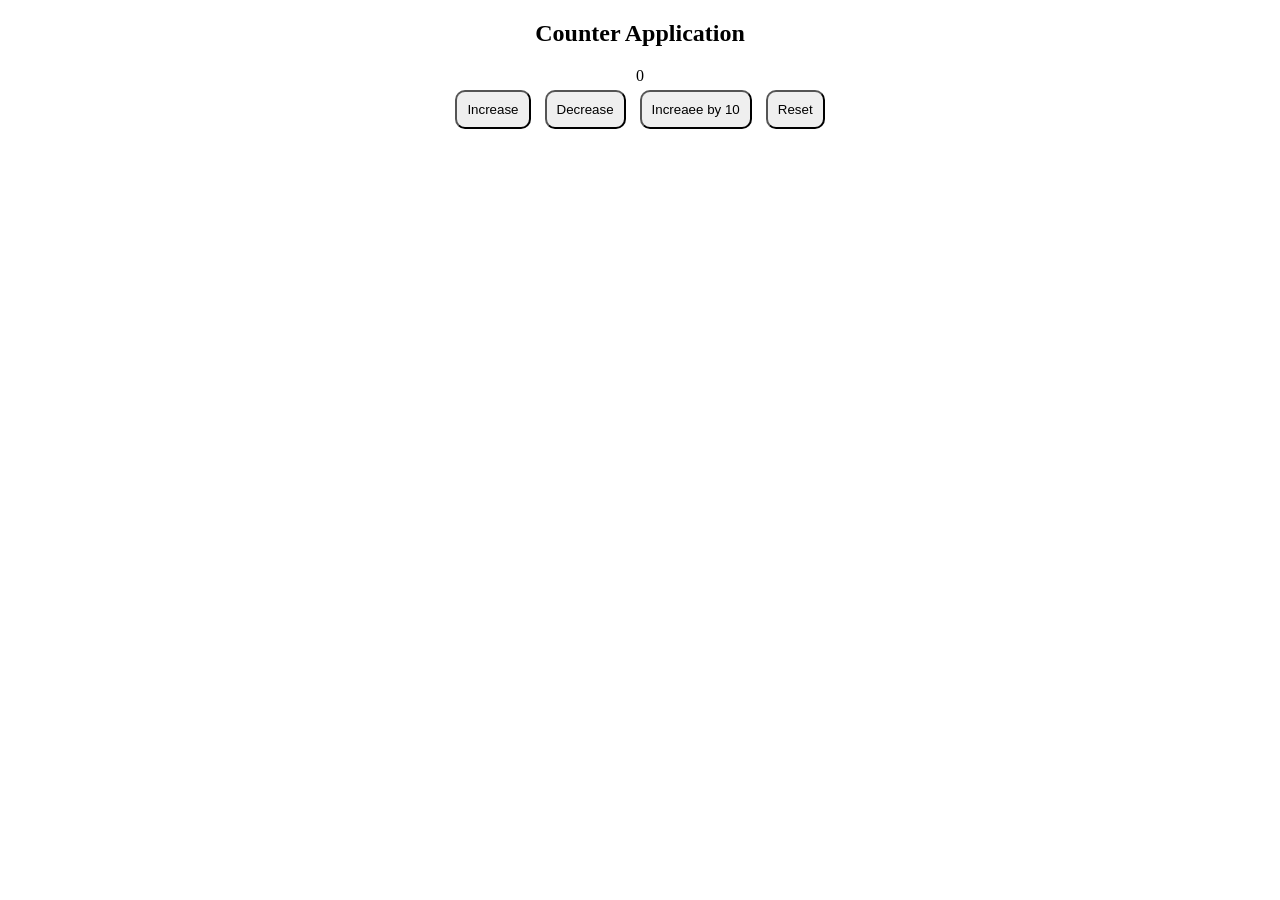
<file: Day 2/dynamic_color_change/index.html>
<!doctype html>
<html lang="en">
  <head>
    <meta charset="UTF-8" />
    <meta name="viewport" content="width=device-width, initial-scale=1.0" />
    <title>Counter</title>
    <style>
      body {
        text-align: center;
      }
      button {
        padding: 10px;
        border-radius: 10px;
        margin: 5px;
      }
    </style>
  </head>
  <body>
    <h2>Counter Application</h2>
    <div id="counter">0</div>
    <button id="s1">Increase</button>
    <button id="s2">Decrease</button>
    <button id="s3">Increaee by 10</button>
    <button id="s4">Reset</button>
    <script src="script.js"></script>
  </body>
</html>
</file>
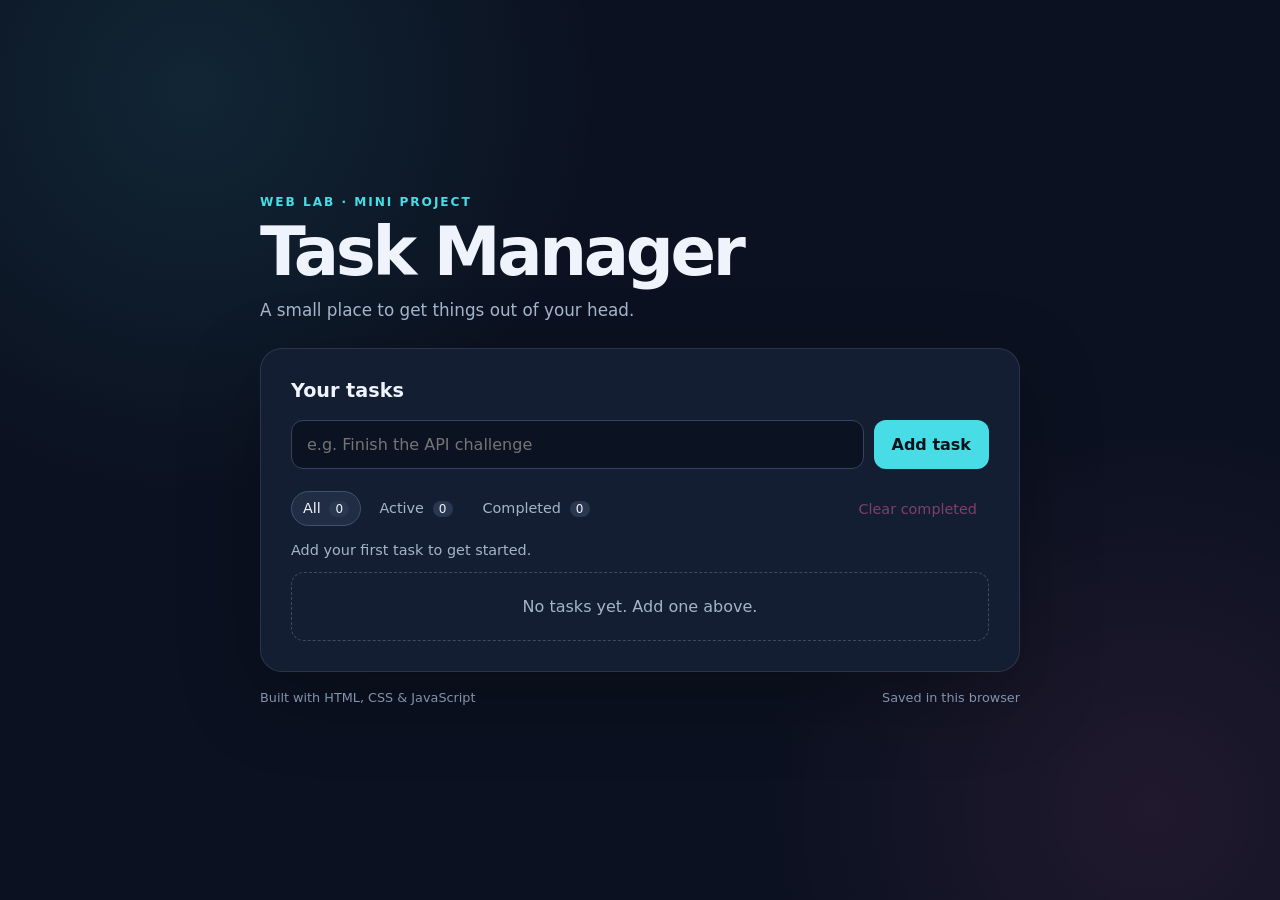
<file: Day 2/TaskManager/index.html>
<!DOCTYPE html>
<html lang="en">
<head>
  <meta charset="UTF-8" />
  <meta name="viewport" content="width=device-width, initial-scale=1.0" />
  <title>Task Manager</title>
  <link rel="stylesheet" href="style.css" />
  <script src="script.js" defer></script>
</head>
<body>
  <main class="app">
    <header class="app-header">
      <p class="eyebrow">WEB LAB · MINI PROJECT</p>
      <h1>Task Manager</h1>
      <p class="subtitle">A small place to get things out of your head.</p>
    </header>

    <section class="task-panel" aria-labelledby="task-heading">
      <h2 id="task-heading">Your tasks</h2>
      <form id="task-form">
        <label class="sr-only" for="task-input">New task</label>
        <input id="task-input" type="text" placeholder="e.g. Finish the API challenge" maxlength="120" autocomplete="off" required />
        <button class="primary-btn" type="submit">Add task</button>
      </form>

      <div class="toolbar">
        <div class="filters" role="group" aria-label="Filter tasks">
          <button type="button" class="filter-btn active" data-filter="all" aria-pressed="true">All <span id="count-all">0</span></button>
          <button type="button" class="filter-btn" data-filter="active" aria-pressed="false">Active <span id="count-active">0</span></button>
          <button type="button" class="filter-btn" data-filter="completed" aria-pressed="false">Completed <span id="count-completed">0</span></button>
        </div>
        <button type="button" id="clear-completed" class="text-btn">Clear completed</button>
      </div>

      <p id="message" class="message" role="status" aria-live="polite">Add your first task to get started.</p>
      <ul id="task-list" class="task-list" aria-label="Tasks"></ul>
    </section>

    <footer class="app-footer">
      <span>Built with HTML, CSS & JavaScript</span>
      <span id="storage-status">Saved in this browser</span>
    </footer>
  </main>
</body>
</html>
</file>
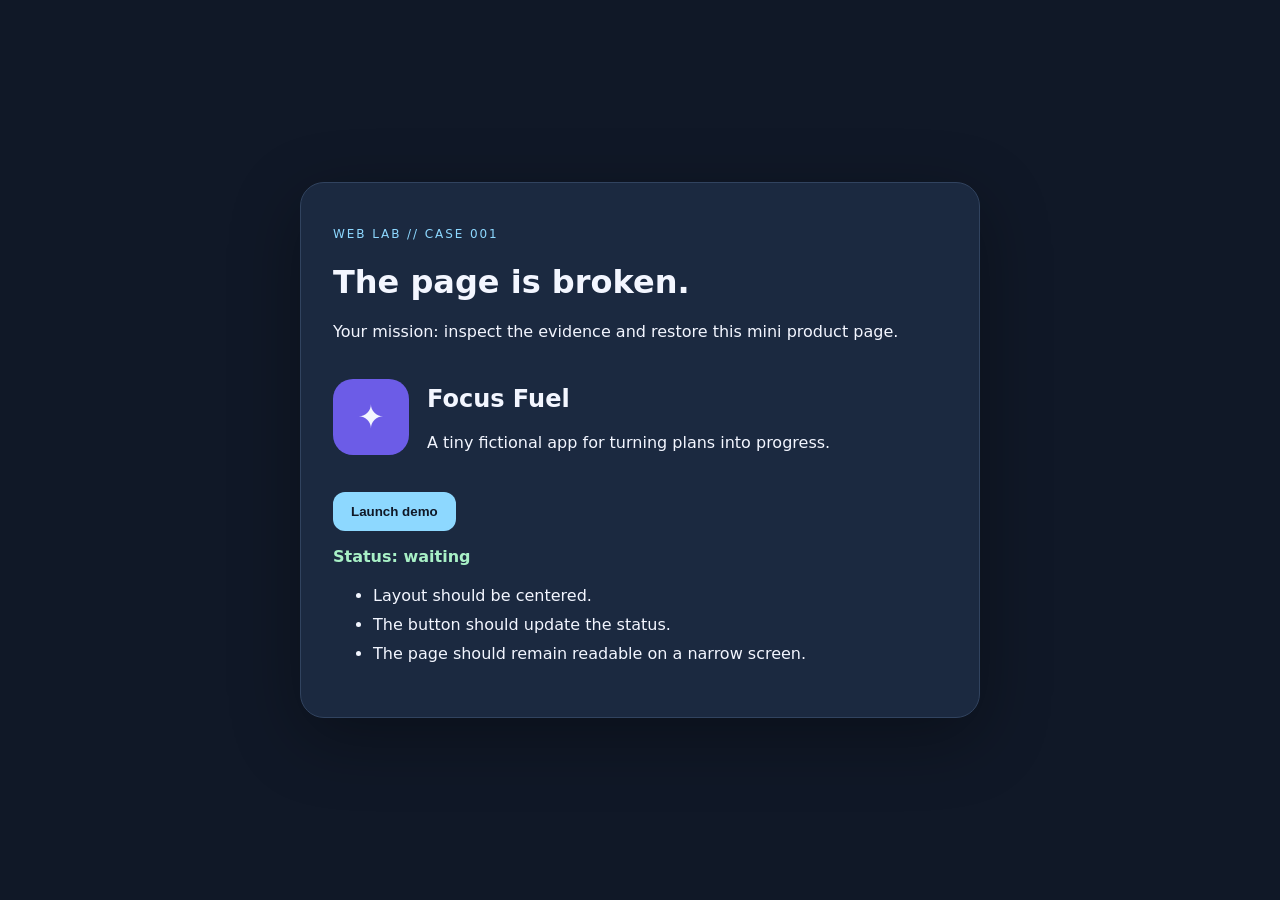
<file: Day 1/Web-Lab/Debugging/index.html>
<!doctype html>
<html lang="en">
<head>
  <meta charset="utf-8">
  <meta name="viewport" content="width=device-width, initial-scale=1">
  <title>Debugging Detective</title>
  <link rel="stylesheet" href="style.css">
</head>
<body>
  <main class="card">
    <p class="eyebrow">WEB LAB // CASE 001</p>
    <h1>The page is broken.</h1>
    <p id="intro">Your mission: inspect the evidence and restore this mini product page.</p>
    <div class="product">
      <div class="orb" aria-hidden="true">✦</div>
      <div>
        <h2>Focus Fuel</h2>
        <p>A tiny fictional app for turning plans into progress.</p>
      </div>
    </div>
    <button id="launch-button">Launch demo</button>
    <p id="status" class="status" aria-live="polite">Status: waiting</p>
    <ul id="clues">
      <li>Layout should be centered.</li>
      <li>The button should update the status.</li>
      <li>The page should remain readable on a narrow screen.</li>
    </ul>
  </main>
  <script src="app.js"></script>
</body>
</html>
</file>
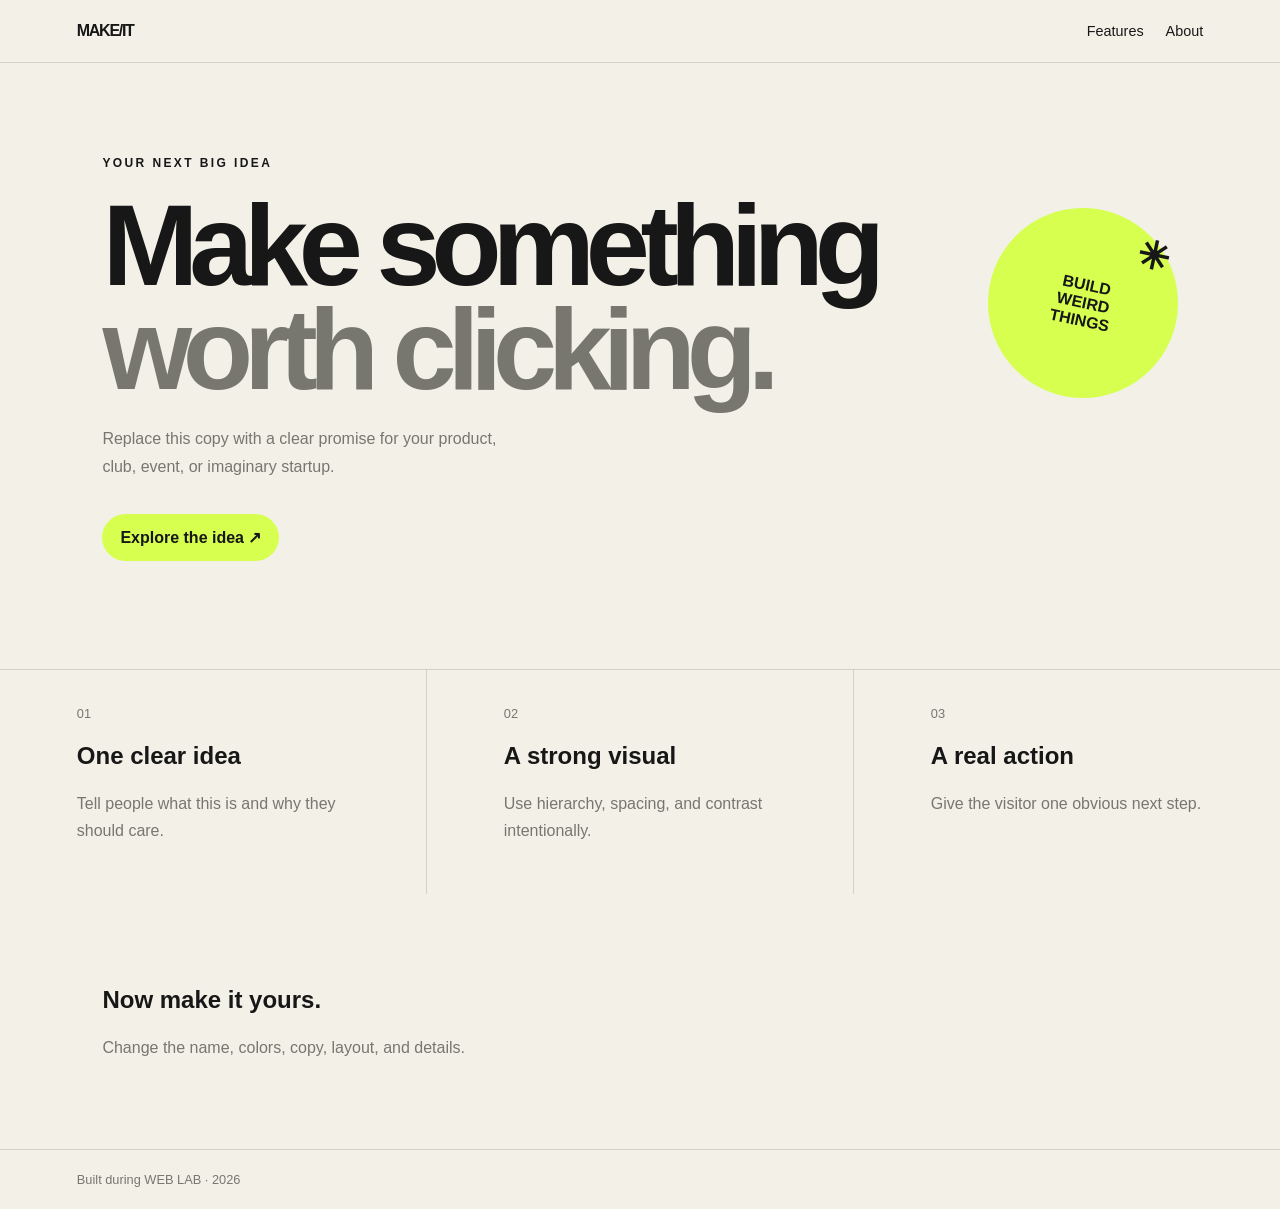
<file: Day 1/Web-Lab/Landing-page/index.html>
<!doctype html>
<html lang="en">
<head>
  <meta charset="utf-8">
  <meta name="viewport" content="width=device-width, initial-scale=1">
  <title>Make It Real</title>
  <link rel="stylesheet" href="style.css">
</head>
<body>
  <header class="topbar">
    <a class="brand" href="#">MAKE/IT</a>
    <nav aria-label="Main navigation"><a href="#features">Features</a><a href="#about">About</a></nav>
  </header>
  <main>
    <section class="hero">
      <p class="eyebrow">YOUR NEXT BIG IDEA</p>
      <h1>Make something<br><span>worth clicking.</span></h1>
      <p class="intro">Replace this copy with a clear promise for your product, club, event, or imaginary startup.</p>
      <a class="cta" href="#features">Explore the idea ↗</a>
      <div class="hero-art" aria-hidden="true"><span>✳</span><span>BUILD<br>WEIRD<br>THINGS</span></div>
    </section>
    <section id="features" class="features">
      <article><span>01</span><h2>One clear idea</h2><p>Tell people what this is and why they should care.</p></article>
      <article><span>02</span><h2>A strong visual</h2><p>Use hierarchy, spacing, and contrast intentionally.</p></article>
      <article><span>03</span><h2>A real action</h2><p>Give the visitor one obvious next step.</p></article>
    </section>
    <section id="about" class="closing"><h2>Now make it yours.</h2><p>Change the name, colors, copy, layout, and details.</p></section>
  </main>
  <footer>Built during WEB LAB · <span id="year"></span></footer>
  <script src="app.js"></script>
</body>
</html>
</file>
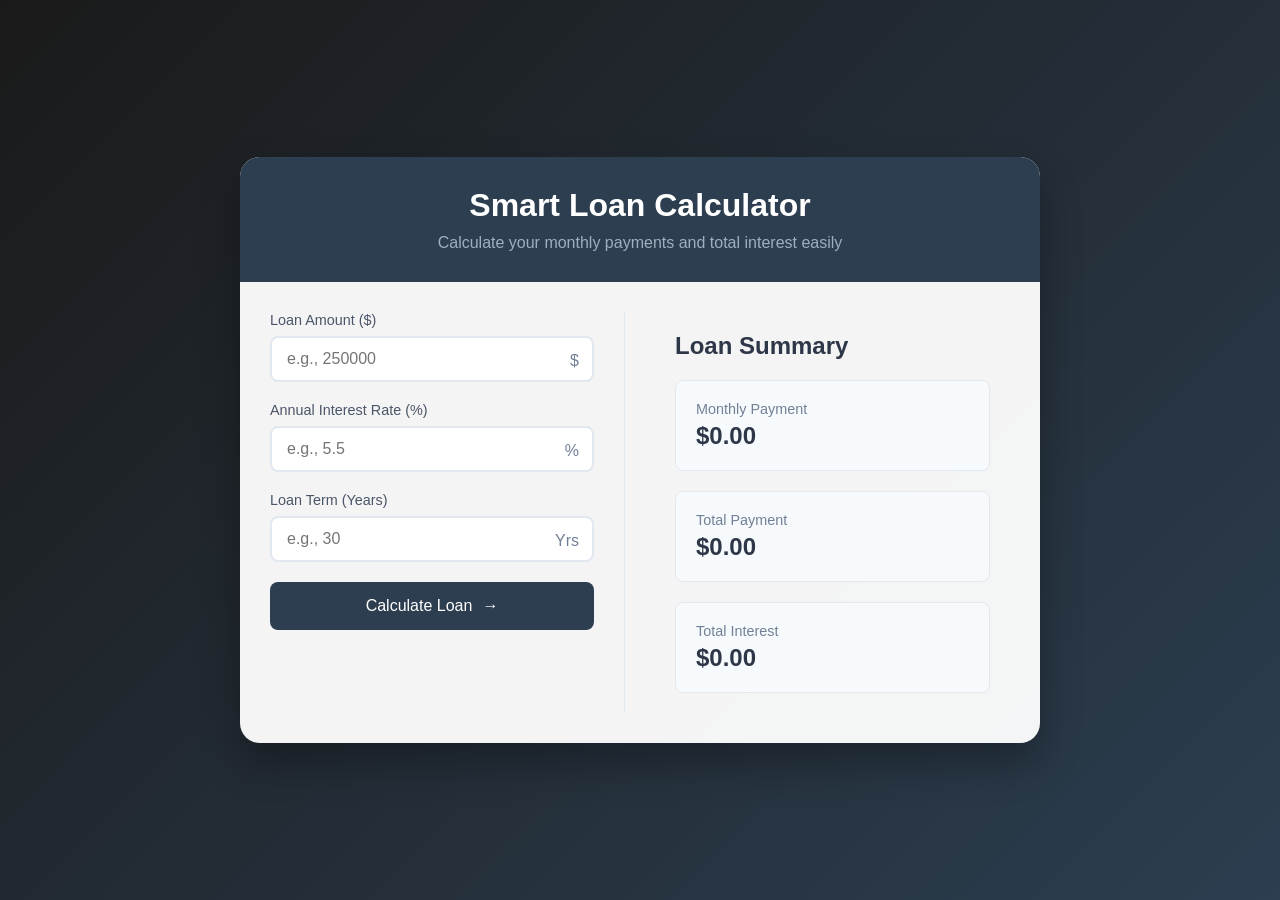
<file: Day 2/Loan Calculator/Final/index.html>
<!DOCTYPE html>
<html lang="en">
  <head>
    <meta charset="UTF-8" />
    <meta name="viewport" content="width=device-width, initial-scale=1.0" />
    <title>Smart Loan Calculator</title>
    <link rel="stylesheet" href="styles.css" />
  </head>
  <body>
    <div class="container">
      <div class="calculator">
        <div class="calculator-header">
          <h2>Smart Loan Calculator</h2>
          <p class="subtitle">
            Calculate your monthly payments and total interest easily
          </p>
        </div>

        <div class="calculator-body">
          <div class="input-section">
            <div class="input-group">
              <label for="amount">Loan Amount ($)</label>
              <input type="number" id="amount" placeholder="e.g., 250000" />
              <span class="input-icon">$</span>
            </div>
            <div class="input-group">
              <label for="interest">Annual Interest Rate (%)</label>
              <input
                type="number"
                id="interest"
                step="0.1"
                placeholder="e.g., 5.5"
              />
              <span class="input-icon">%</span>
            </div>
            <div class="input-group">
              <label for="years">Loan Term (Years)</label>
              <input type="number" id="years" placeholder="e.g., 30" />
              <span class="input-icon">Yrs</span>
            </div>
            <button id="calculateBtn">
              Calculate Loan <span class="button-icon">→</span>
            </button>
          </div>

          <div class="results" id="results">
            <h3>Loan Summary</h3>
            <div class="result-grid">
              <div class="result-item">
                <span class="result-label">Monthly Payment</span>
                <span class="result-value" id="monthly">$0.00</span>
              </div>
              <div class="result-item">
                <span class="result-label">Total Payment</span>
                <span class="result-value" id="total">$0.00</span>
              </div>
              <div class="result-item">
                <span class="result-label">Total Interest</span>
                <span class="result-value" id="totalInterest">$0.00</span>
              </div>
            </div>
          </div>
        </div>
      </div>
    </div>
    <script src="script.js"></script>
  </body>
</html>
</file>
<file: Day 2/TaskManager/style.css>
:root {
  color-scheme: dark;
  --bg: #0b1120;
  --panel: #151f33;
  --panel-soft: #1f2b42;
  --text: #eff4fc;
  --muted: #a5b4ca;
  --cyan: #47dce6;
  --pink: #ff69b4;
  --yellow: #ffcf5a;
  --green: #7ee6a4;
  --danger: #ff7373;
  font-family: Inter, ui-sans-serif, system-ui, -apple-system, BlinkMacSystemFont, "Segoe UI", sans-serif;
}

* { box-sizing: border-box; }

body {
  margin: 0;
  min-height: 100vh;
  padding: 32px 16px;
  display: grid;
  place-items: center;
  background:
    radial-gradient(circle at 15% 10%, rgba(71, 220, 230, .10), transparent 30%),
    radial-gradient(circle at 90% 90%, rgba(255, 105, 180, .09), transparent 28%),
    var(--bg);
  color: var(--text);
}

button, input { font: inherit; }
button { cursor: pointer; }

.app { width: min(760px, 100%); }

.app-header { margin-bottom: 28px; }
.eyebrow {
  margin: 0 0 10px;
  color: var(--cyan);
  font-size: .76rem;
  font-weight: 800;
  letter-spacing: .16em;
}
h1 { margin: 0; font-size: clamp(2.4rem, 7vw, 4.2rem); line-height: 1; letter-spacing: -.05em; }
.subtitle { margin: 14px 0 0; color: var(--muted); font-size: 1.05rem; }

.task-panel {
  padding: clamp(18px, 4vw, 30px);
  border: 1px solid rgba(165, 180, 202, .16);
  border-radius: 22px;
  background: rgba(21, 31, 51, .94);
  box-shadow: 0 24px 80px rgba(0, 0, 0, .25);
}
h2 { margin: 0 0 18px; font-size: 1.2rem; }

#task-form { display: flex; gap: 10px; }
#task-input {
  min-width: 0;
  flex: 1;
  padding: 14px 15px;
  color: var(--text);
  background: #0b1222;
  border: 1px solid #34445f;
  border-radius: 12px;
  outline: none;
}
#task-input:focus { border-color: var(--cyan); box-shadow: 0 0 0 3px rgba(71, 220, 230, .12); }
.primary-btn {
  padding: 0 18px;
  border: 0;
  border-radius: 12px;
  color: #07121b;
  background: var(--cyan);
  font-weight: 800;
}
.primary-btn:hover { filter: brightness(1.08); }

.toolbar {
  margin: 22px 0 12px;
  display: flex;
  align-items: center;
  justify-content: space-between;
  gap: 14px;
  flex-wrap: wrap;
}
.filters { display: flex; gap: 6px; flex-wrap: wrap; }
.filter-btn, .text-btn {
  border: 1px solid transparent;
  border-radius: 999px;
  padding: 8px 11px;
  color: var(--muted);
  background: transparent;
  font-size: .9rem;
}
.filter-btn span {
  display: inline-grid;
  place-items: center;
  min-width: 20px;
  margin-left: 4px;
  padding: 1px 5px;
  border-radius: 999px;
  background: #293750;
  color: var(--text);
  font-size: .75rem;
}
.filter-btn.active { color: var(--text); border-color: #3c536f; background: #202d45; }
.text-btn { color: var(--pink); }
.text-btn:hover { background: rgba(255, 105, 180, .08); }

.message { min-height: 22px; margin: 16px 0 8px; color: var(--muted); font-size: .9rem; }
.task-list { display: grid; gap: 9px; margin: 0; padding: 0; list-style: none; }
.task-item {
  display: flex;
  align-items: center;
  gap: 12px;
  padding: 13px 14px;
  border: 1px solid #2a3a54;
  border-radius: 13px;
  background: #10192b;
}
.task-check {
  width: 19px;
  height: 19px;
  flex: 0 0 auto;
  accent-color: var(--green);
}
.task-title { flex: 1; min-width: 0; overflow-wrap: anywhere; }
.task-item.completed .task-title { color: #8292aa; text-decoration: line-through; }
.delete-btn {
  flex: 0 0 auto;
  border: 1px solid #4a3349;
  border-radius: 9px;
  padding: 6px 9px;
  color: var(--pink);
  background: transparent;
}
.delete-btn:hover { background: rgba(255, 105, 180, .1); }
.empty-state {
  padding: 24px 16px;
  border: 1px dashed #3b4b65;
  border-radius: 13px;
  text-align: center;
  color: var(--muted);
}
.app-footer {
  display: flex;
  justify-content: space-between;
  gap: 12px;
  flex-wrap: wrap;
  margin-top: 18px;
  color: #8393ab;
  font-size: .8rem;
}
.sr-only {
  position: absolute; width: 1px; height: 1px; padding: 0; margin: -1px;
  overflow: hidden; clip: rect(0, 0, 0, 0); white-space: nowrap; border: 0;
}

@media (max-width: 520px) {
  body { padding: 22px 12px; align-items: start; }
  #task-form { flex-direction: column; }
  .primary-btn { padding: 13px 16px; }
  .task-panel { border-radius: 17px; }
  .toolbar { align-items: flex-start; }
  .app-footer { flex-direction: column; }
}
</file>
<file: Day 1/Web-Lab/Debugging/style.css>
/* DEBUG CHALLENGE: some declarations/selectors are intentionally wrong. */
* { box-sizing: border-box; }

body {
  margin: 0;
  min-height: 100vh;
  font-family: system-ui, sans-serif;
  background: #101827;
  color: #f3f6ff;
  display: flex;
  align-items: center;
  justify-content: center;
  padding: 24px;
}

.card {
  width: min(680px, 100%);
  background: #1b2940;
  border: 1px solid #31435f;
  border-radius: 24px;
  padding: 32px;
  box-shadow: 0 20px 70px #0005;
}

.eyebrow { letter-spacing: .16em; font-size: .75rem; color: #8dd8ff; }
.product { display: flex; gap: 18px; align-items: center; margin: 24px 0; }
.orb { display: grid; place-items: center; width: 76px; height: 76px; border-radius: 20px; background: #6c5ce7; font-size: 2rem; flex-shrink: 0; }
button { border: 0; border-radius: 12px; padding: 12px 18px; background: #8dd8ff; color: #101827; font-weight: 700; cursor: pointer; }
button:hover { transform: translateY(-2px); }
.status { color: #a8f0c6; font-weight: 600; }
#clues { line-height: 1.8; }

/* Clue: the narrow-screen rule below targets the wrong class. */
@media (max-width: 520px) {
  .products { flex-direction: column; align-items: flex-start; }
  .card { padding: 20px; }
}
</file>
<file: Day 1/Web-Lab/Landing-page/style.css>
:root { --ink: #171717; --paper: #f3f0e8; --accent: #d6ff4f; --muted: #77766f; }
* { box-sizing: border-box; }
html { scroll-behavior: smooth; }
body { margin: 0; background: var(--paper); color: var(--ink); font-family: Arial, sans-serif; }
.topbar { display: flex; justify-content: space-between; align-items: center; padding: 22px 6vw; border-bottom: 1px solid #d5d1c7; }
.brand { color: inherit; text-decoration: none; font-weight: 900; letter-spacing: -.08em; }
nav { display: flex; gap: 22px; } nav a { color: inherit; text-decoration: none; font-size: .9rem; }
.hero { position: relative; overflow: hidden; padding: 9vh 8vw 12vh; min-height: 520px; }
.eyebrow { font-size: .75rem; letter-spacing: .2em; font-weight: 700; }
h1 { font-size: clamp(3.2rem, 9vw, 7.5rem); line-height: .9; letter-spacing: -.08em; margin: 24px 0; max-width: 850px; }
h1 span { color: #77766f; }
.intro { max-width: 430px; line-height: 1.7; color: var(--muted); }
.cta { display: inline-block; margin-top: 18px; background: var(--accent); color: var(--ink); padding: 14px 18px; text-decoration: none; font-weight: 700; border-radius: 999px; }
.hero-art { position: absolute; right: 8vw; top: 24%; width: 190px; height: 190px; border-radius: 50%; background: var(--accent); display: grid; place-items: center; text-align: center; font-weight: 900; transform: rotate(12deg); }
.hero-art span:first-child { font-size: 2.4rem; position: absolute; top: 12px; right: 20px; }
.features { display: grid; grid-template-columns: repeat(3, 1fr); gap: 1px; background: #d5d1c7; border-top: 1px solid #d5d1c7; }
.features article { background: var(--paper); padding: 34px 6vw; min-height: 190px; }
.features article > span { color: var(--muted); font-size: .8rem; }
.features p, .closing p { color: var(--muted); line-height: 1.7; }
.closing { padding: 8vh 8vw; }
footer { padding: 22px 6vw; border-top: 1px solid #d5d1c7; font-size: .8rem; color: var(--muted); }
@media (max-width: 680px) {
  .hero { padding-top: 7vh; }
  .hero-art { position: relative; top: auto; right: auto; margin-top: 36px; width: 145px; height: 145px; }
  .features { grid-template-columns: 1fr; }
  nav { gap: 12px; }
}
</file>
<file: Day 2/Loan Calculator/Final/styles.css>
* {
  margin: 0;
  padding: 0;
  box-sizing: border-box;
  font-family: "Inter", sans-serif;
}

.container {
  min-height: 100vh;
  background: linear-gradient(135deg, #1a1a1a, #2c3e50);
  display: flex;
  justify-content: center;
  align-items: center;
  padding: 20px;
}

.calculator {
  background: rgba(255, 255, 255, 0.95);
  border-radius: 20px;
  box-shadow: 0 20px 40px rgba(0, 0, 0, 0.3);
  width: 100%;
  max-width: 800px;
  overflow: hidden;
}

.calculator-header {
  background: #2c3e50;
  padding: 30px;
  text-align: center;
  color: white;
}

.calculator-header h2 {
  font-size: 2rem;
  margin-bottom: 10px;
}

.subtitle {
  color: #a0aec0;
  font-size: 1rem;
}

.calculator-body {
  padding: 30px;
  display: grid;
  grid-template-columns: 1fr 1fr;
  gap: 30px;
}

.input-section {
  padding-right: 30px;
  border-right: 1px solid #e2e8f0;
}

.input-group {
  margin-bottom: 20px;
  position: relative;
}

.input-group label {
  display: block;
  color: #4a5568;
  margin-bottom: 8px;
  font-size: 0.9rem;
  font-weight: 500;
}

.input-group input {
  width: 100%;
  padding: 12px 35px 12px 15px;
  border: 2px solid #e2e8f0;
  border-radius: 8px;
  font-size: 1rem;
  transition: all 0.3s ease;
}

.input-group input:focus {
  outline: none;
  border-color: #2c3e50;
  box-shadow: 0 0 0 3px rgba(44, 62, 80, 0.1);
}

.input-icon {
  position: absolute;
  right: 15px;
  top: 40px;
  color: #718096;
}

button {
  width: 100%;
  padding: 15px;
  background: #2c3e50;
  color: white;
  border: none;
  border-radius: 8px;
  font-size: 1rem;
  cursor: pointer;
  transition: all 0.3s ease;
  display: flex;
  align-items: center;
  justify-content: center;
  gap: 10px;
}

button:hover {
  background: #1a252f;
  transform: translateY(-2px);
}

.results {
  padding: 20px;
}

.results h3 {
  color: #2d3748;
  margin-bottom: 20px;
  font-size: 1.5rem;
}

.result-grid {
  display: grid;
  gap: 20px;
}

.result-item {
  background: #f7fafc;
  padding: 20px;
  border-radius: 8px;
  border: 1px solid #e2e8f0;
}

.result-label {
  display: block;
  color: #718096;
  font-size: 0.9rem;
  margin-bottom: 5px;
}

.result-value {
  display: block;
  color: #2d3748;
  font-size: 1.5rem;
  font-weight: bold;
}

@media (max-width: 768px) {
  .calculator-body {
    grid-template-columns: 1fr;
  }

  .input-section {
    padding-right: 0;
    border-right: none;
    border-bottom: 1px solid #e2e8f0;
    padding-bottom: 30px;
  }
}
</file>
